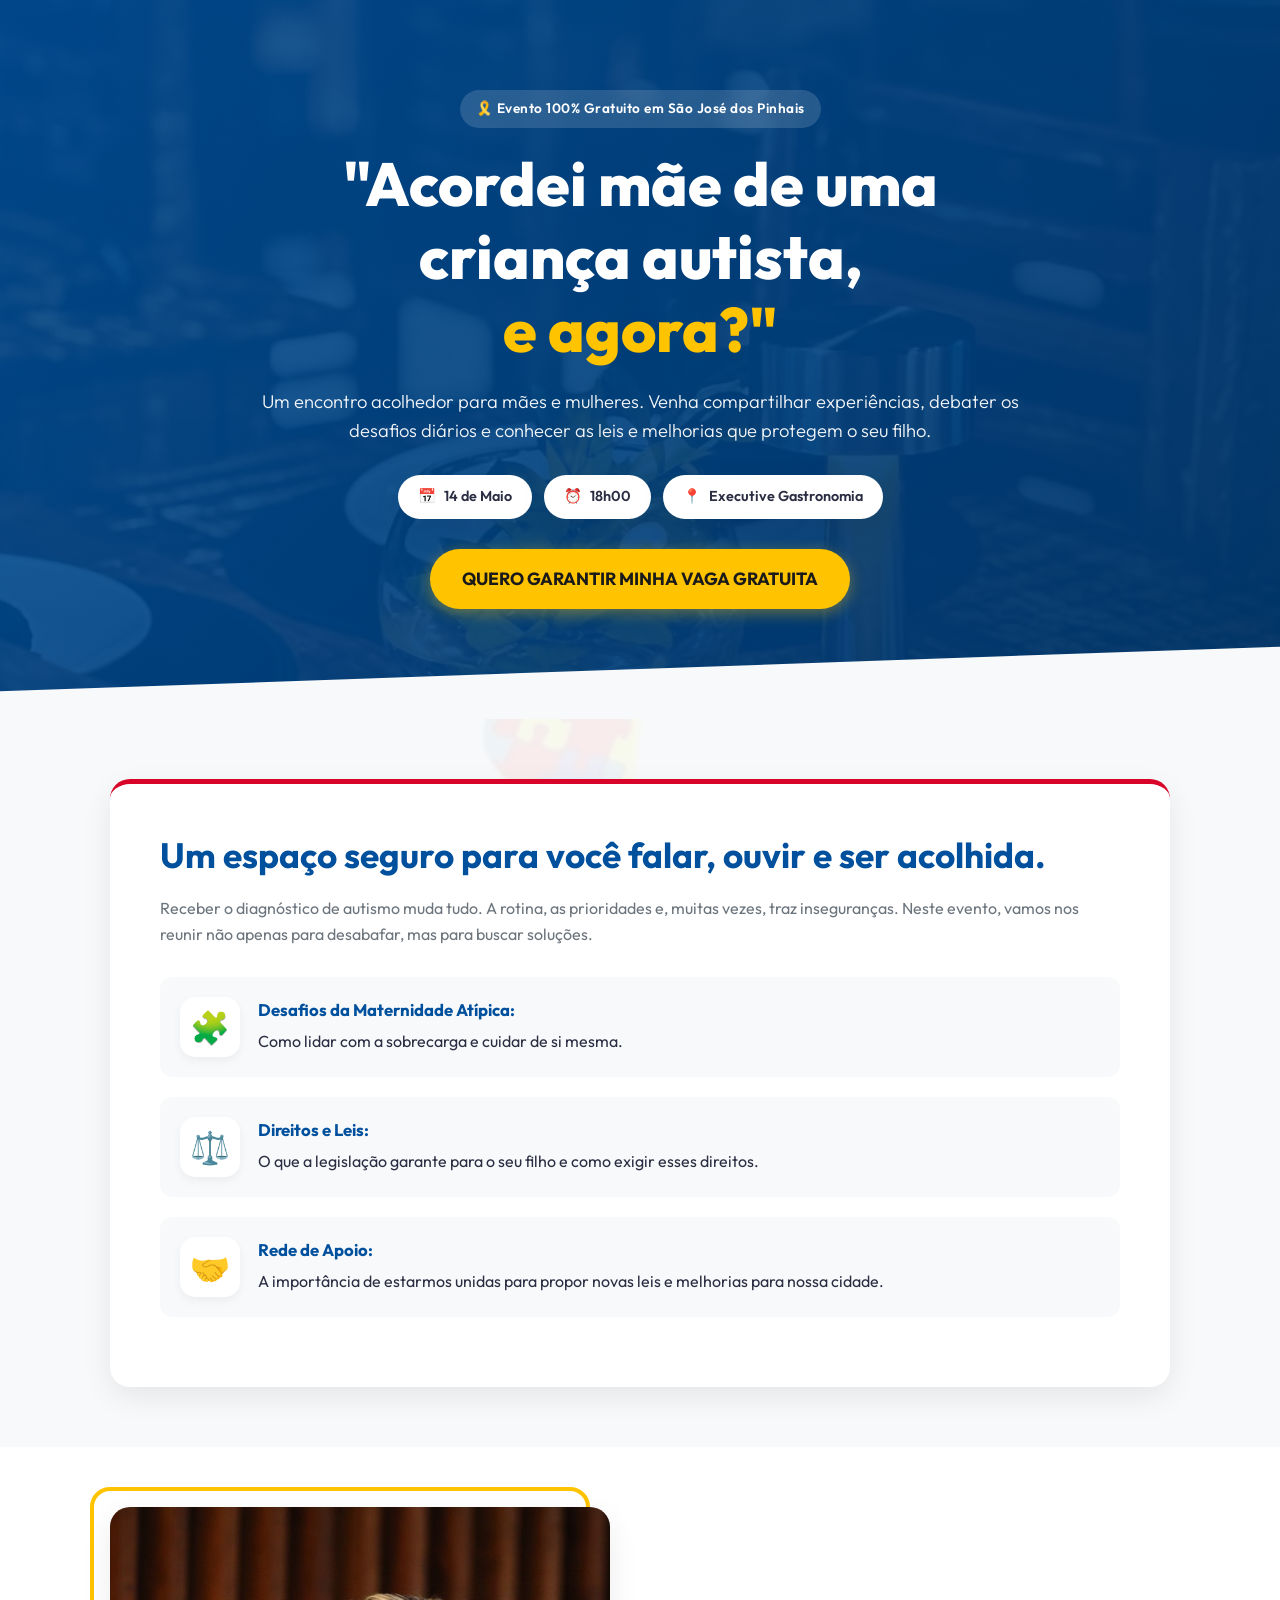
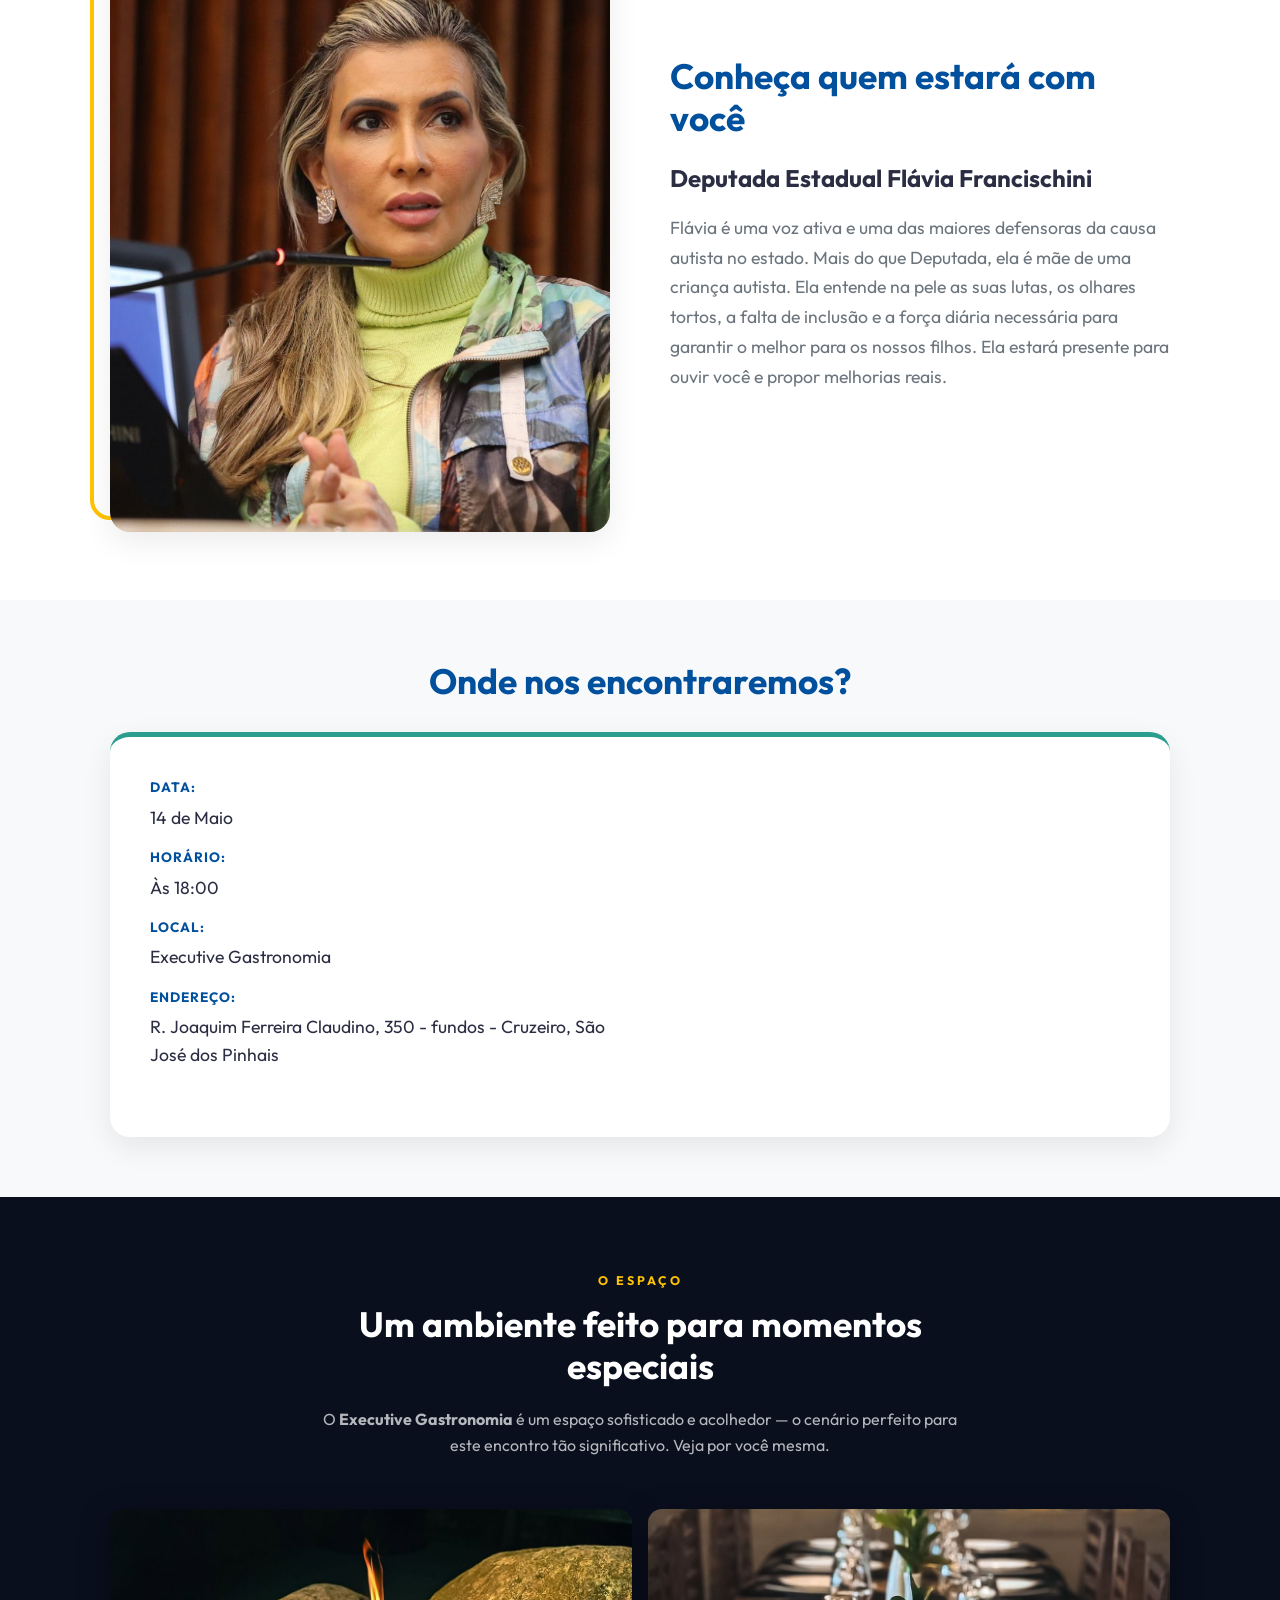
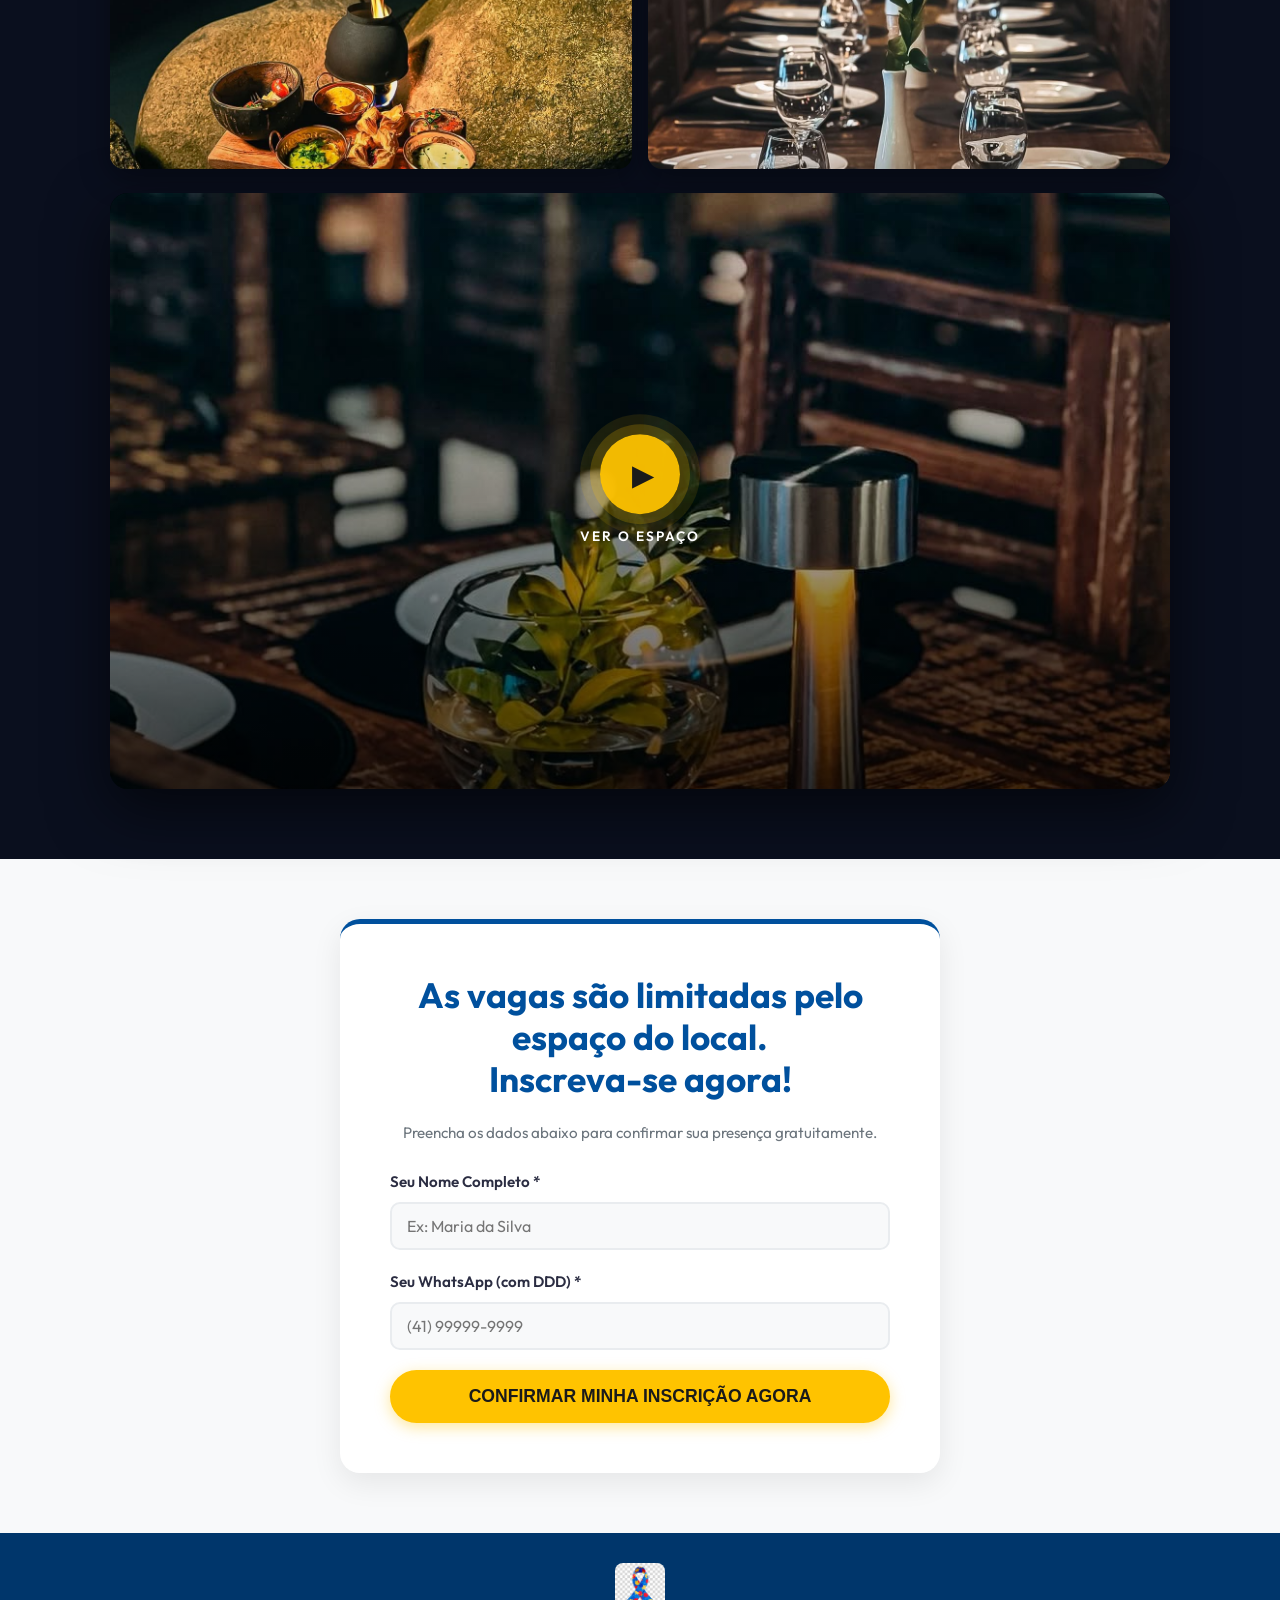
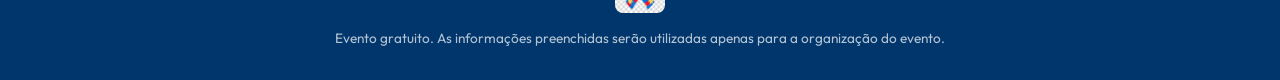
<file: index.html>
<!DOCTYPE html>
<html lang="pt-BR">
<head>
  <meta charset="UTF-8">
  <meta name="viewport" content="width=device-width, initial-scale=1.0">
  <title>Evento: Mães de Crianças Autistas | Deputada Flávia Francischini</title>
  <meta name="description" content="Um encontro acolhedor para mães e mulheres. Venha compartilhar experiências e conhecer as leis que protegem o seu filho.">
  <link rel="preconnect" href="https://fonts.googleapis.com">
  <link rel="preconnect" href="https://fonts.gstatic.com" crossorigin>
  <link href="https://fonts.googleapis.com/css2?family=Outfit:wght@300;400;600;700;800&display=swap" rel="stylesheet">
  <link rel="stylesheet" href="style.css">
</head>
<body>
  
  <div class="puzzle-bg"></div>

  <!-- Dobra 1: Hero Section -->
  <header class="hero">
    <div class="container">
      <div class="hero-content">
        <span class="pre-title">🎗️ Evento 100% Gratuito em São José dos Pinhais</span>
        <h1 class="main-title">"Acordei mãe de uma criança autista,<br><span class="highlight">e agora?"</span></h1>
        <p class="subtitle">Um encontro acolhedor para mães e mulheres. Venha compartilhar experiências, debater os desafios diários e conhecer as leis e melhorias que protegem o seu filho.</p>
        
        <div class="info-badges">
          <div class="badge">
            <span class="icon">📅</span> 14 de Maio
          </div>
          <div class="badge">
            <span class="icon">⏰</span> 18h00
          </div>
          <div class="badge">
            <span class="icon">📍</span> Executive Gastronomia
          </div>
        </div>

        <a href="#inscricao" class="cta-button primary">QUERO GARANTIR MINHA VAGA GRATUITA</a>
      </div>
    </div>
  </header>

  <!-- Dobra 2: Sobre o Evento -->
  <section class="about">
    <div class="container">
      <div class="about-card">
        <h2 class="section-title">Um espaço seguro para você falar, ouvir e ser acolhida.</h2>
        <p class="section-text">Receber o diagnóstico de autismo muda tudo. A rotina, as prioridades e, muitas vezes, traz inseguranças. Neste evento, vamos nos reunir não apenas para desabafar, mas para buscar soluções.</p>
        
        <ul class="benefits-list">
          <li>
            <div class="benefit-icon">🧩</div>
            <div class="benefit-content">
              <strong>Desafios da Maternidade Atípica:</strong> Como lidar com a sobrecarga e cuidar de si mesma.
            </div>
          </li>
          <li>
            <div class="benefit-icon">⚖️</div>
            <div class="benefit-content">
              <strong>Direitos e Leis:</strong> O que a legislação garante para o seu filho e como exigir esses direitos.
            </div>
          </li>
          <li>
            <div class="benefit-icon">🤝</div>
            <div class="benefit-content">
              <strong>Rede de Apoio:</strong> A importância de estarmos unidas para propor novas leis e melhorias para nossa cidade.
            </div>
          </li>
        </ul>
      </div>
    </div>
  </section>

  <!-- Dobra 3: A Palestrante -->
  <section class="speaker">
    <div class="container">
      <div class="speaker-content">
        <div class="speaker-image">
          <img src="Foto Flavia.jpeg" alt="Deputada Estadual Flávia Francischini">
          <div class="speaker-shape"></div>
        </div>
        <div class="speaker-info">
          <h2 class="section-title">Conheça quem estará com você</h2>
          <h3 class="speaker-name">Deputada Estadual Flávia Francischini</h3>
          <p class="speaker-bio">
            Flávia é uma voz ativa e uma das maiores defensoras da causa autista no estado. Mais do que Deputada, ela é mãe de uma criança autista. Ela entende na pele as suas lutas, os olhares tortos, a falta de inclusão e a força diária necessária para garantir o melhor para os nossos filhos. Ela estará presente para ouvir você e propor melhorias reais.
          </p>
        </div>
      </div>
    </div>
  </section>

  <!-- Dobra 4: Local e Horário -->
  <section class="location">
    <div class="container">
      <h2 class="section-title text-center">Onde nos encontraremos?</h2>
      
      <div class="location-wrapper">
        <div class="location-card">
          <div class="location-item">
            <strong>Data:</strong> 14 de Maio
          </div>
          <div class="location-item">
            <strong>Horário:</strong> Às 18:00
          </div>
          <div class="location-item">
            <strong>Local:</strong> Executive Gastronomia
          </div>
          <div class="location-item">
            <strong>Endereço:</strong> R. Joaquim Ferreira Claudino, 350 - fundos - Cruzeiro, São José dos Pinhais
          </div>
        </div>
        
        <div class="location-map">
          <iframe src="https://www.google.com/maps/embed?pb=!1m18!1m12!1m3!1d3599.987625126156!2d-49.1994199!3d-25.5387431!2m3!1f0!2f0!3f0!3m2!1i1024!2i768!4f13.1!3m3!1m2!1s0x94dcf70d061cc4eb%3A0xcda60e86aed72fdb!2sExecutive%20Gastronomia!5e0!3m2!1spt-BR!2sbr!4v1715200000000!5m2!1spt-BR!2sbr" width="100%" height="100%" style="border:0; border-radius: 12px;" allowfullscreen="" loading="lazy" referrerpolicy="no-referrer-when-downgrade"></iframe>
        </div>
      </div>
    </div>
  </section>

  <!-- Dobra 4.5: O Local (Venue) -->
  <section class="venue-showcase">
    <div class="container">
      <div class="venue-text">
        <span class="venue-label">O Espaço</span>
        <h2 class="section-title">Um ambiente feito para momentos especiais</h2>
        <p class="section-text">O <strong>Executive Gastronomia</strong> é um espaço sofisticado e acolhedor — o cenário perfeito para este encontro tão significativo. Veja por você mesma.</p>
      </div>

      <!-- Galeria + Vídeo em layout elegante -->
      <div class="venue-grid">
        <div class="venue-grid-photos">
          <div class="gallery-item">
            <img src="SaveClip.App_660748931_18578079184006123_8283932768306228193_n.jpg" alt="Executive Gastronomia - Ambiente">
          </div>
          <div class="gallery-item">
            <img src="SaveClip.App_669979336_18579419203006123_3706823130913971242_n.jpg" alt="Executive Gastronomia - Interior">
          </div>
        </div>

        <!-- Vídeo Cinematográfico -->
        <div class="venue-video-wrapper" id="videoWrapper">
          <div class="video-poster" id="videoPoster">
            <img src="imagem restaurante.jpg" alt="Executive Gastronomia">
            <div class="video-overlay"></div>
            <div class="video-play-btn" id="playBtn" aria-label="Assistir vídeo do Executive Gastronomia">
              <div class="play-icon">&#9654;</div>
              <span class="play-label">Ver o espaço</span>
            </div>
          </div>
          <video id="venueVideo" preload="none" loop playsinline>
            <source src="video executive Gastronomia.mp4" type="video/mp4">
          </video>
        </div>
      </div>
    </div>
  </section>


  <!-- Dobra 5: O Formulário -->
  <section id="inscricao" class="form-section">
    <div class="container">
      <div class="form-wrapper">
        <h2 class="section-title text-center">As vagas são limitadas pelo espaço do local.<br>Inscreva-se agora!</h2>
        <p class="form-subtitle text-center">Preencha os dados abaixo para confirmar sua presença gratuitamente.</p>
        
        <form id="registration-form" class="registration-form">
          <div class="form-group">
            <label for="name">Seu Nome Completo *</label>
            <input type="text" id="name" name="name" required placeholder="Ex: Maria da Silva">
          </div>
          
          <div class="form-group">
            <label for="whatsapp">Seu WhatsApp (com DDD) *</label>
            <input type="tel" id="whatsapp" name="whatsapp" required placeholder="(41) 99999-9999">
          </div>
          
          <button type="submit" class="cta-button primary full-width">CONFIRMAR MINHA INSCRIÇÃO AGORA</button>
        </form>
      </div>
    </div>
  </section>

  <!-- Rodapé -->
  <footer class="site-footer">
    <div class="container">
      <div class="footer-content">
        <img src="logo aUTMSO.jpg" alt="Logo Autismo - Deputada Flávia Francischini" class="footer-logo">
        <p class="footer-text">Evento gratuito. As informações preenchidas serão utilizadas apenas para a organização do evento.</p>
      </div>
    </div>
  </footer>

  <script src="script.js"></script>
</body>
</html>
</file>
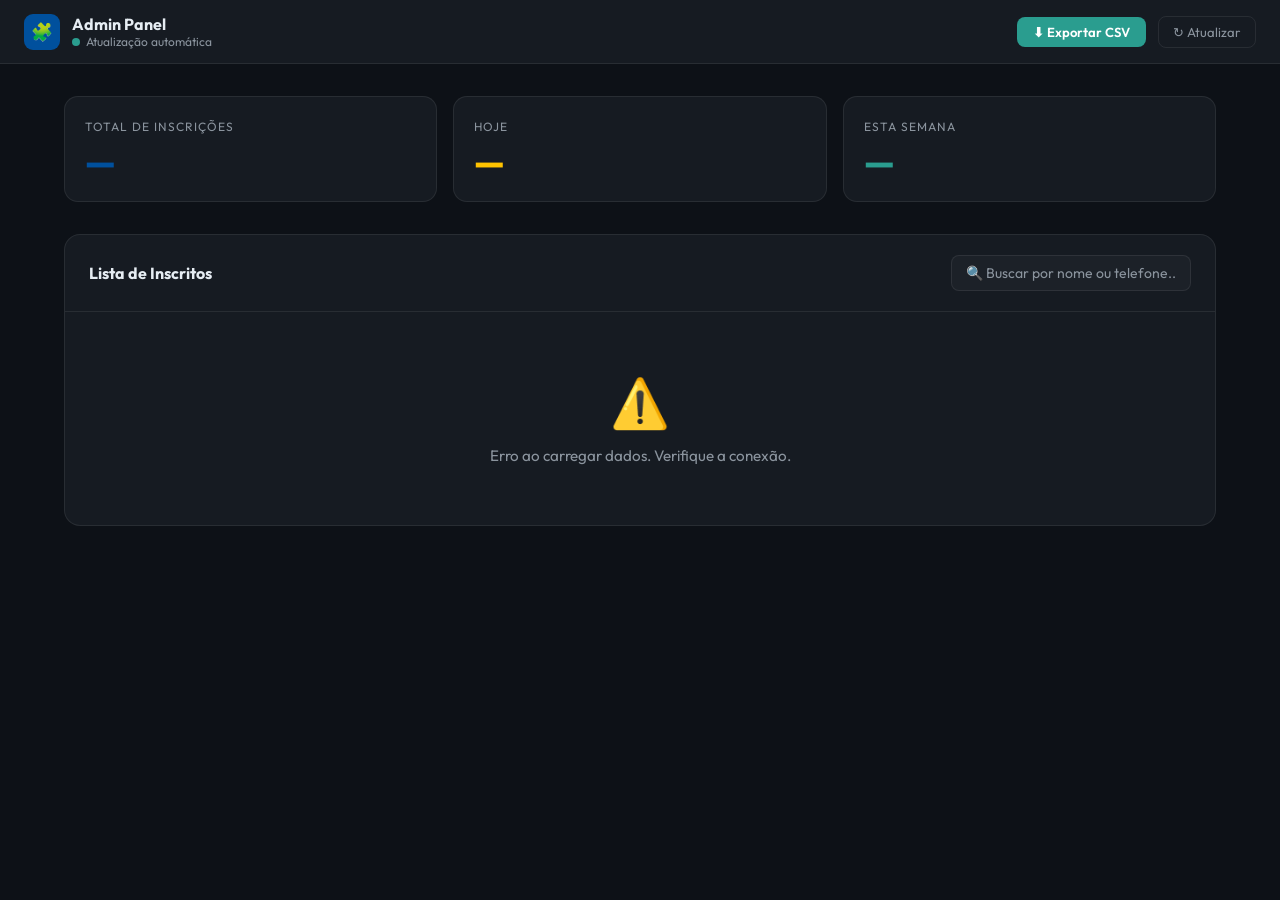
<file: admin/index.html>
<!DOCTYPE html>
<html lang="pt-BR">
<head>
  <meta charset="UTF-8">
  <meta name="viewport" content="width=device-width, initial-scale=1.0">
  <title>Admin — Inscrições | Evento Autismo</title>
  <link rel="preconnect" href="https://fonts.googleapis.com">
  <link rel="preconnect" href="https://fonts.gstatic.com" crossorigin>
  <link href="https://fonts.googleapis.com/css2?family=Outfit:wght@300;400;600;700;800&display=swap" rel="stylesheet">
  <style>
    :root {
      --blue: #00509d;
      --yellow: #ffc300;
      --green: #2a9d8f;
      --red: #d90429;
      --bg: #0d1117;
      --surface: #161b22;
      --surface2: #1c2128;
      --border: rgba(255,255,255,0.08);
      --text: #e6edf3;
      --muted: #8b949e;
      --font: 'Outfit', sans-serif;
    }

    * { margin: 0; padding: 0; box-sizing: border-box; }

    body {
      font-family: var(--font);
      background: var(--bg);
      color: var(--text);
      min-height: 100vh;
    }

    /* ─── Dashboard ─── */
    #dashboard {
      display: block;
      min-height: 100vh;
    }

    .topbar {
      background: var(--surface);
      border-bottom: 1px solid var(--border);
      padding: 0 24px;
      height: 64px;
      display: flex;
      align-items: center;
      justify-content: space-between;
      position: sticky;
      top: 0;
      z-index: 50;
    }

    .topbar-brand {
      display: flex;
      align-items: center;
      gap: 12px;
    }

    .topbar-logo {
      width: 36px;
      height: 36px;
      background: var(--blue);
      border-radius: 9px;
      display: flex;
      align-items: center;
      justify-content: center;
      font-size: 1.1rem;
    }

    .topbar-title {
      font-size: 1rem;
      font-weight: 700;
    }

    .topbar-sub {
      font-size: 0.75rem;
      color: var(--muted);
    }

    .topbar-actions {
      display: flex;
      align-items: center;
      gap: 12px;
    }

    .btn-outline {
      background: transparent;
      border: 1px solid var(--border);
      color: var(--muted);
      border-radius: 8px;
      padding: 7px 14px;
      font-size: 0.82rem;
      font-family: var(--font);
      cursor: pointer;
      transition: all 0.2s;
    }

    .btn-outline:hover {
      border-color: rgba(255,255,255,0.2);
      color: var(--text);
    }

    .btn-export {
      background: var(--green);
      border: none;
      color: white;
      border-radius: 8px;
      padding: 7px 16px;
      font-size: 0.82rem;
      font-weight: 600;
      font-family: var(--font);
      cursor: pointer;
      transition: background 0.2s;
    }

    .btn-export:hover { background: #239b8e; }

    .main-content {
      padding: 32px 24px;
      max-width: 1200px;
      margin: 0 auto;
    }

    /* Stats */
    .stats-row {
      display: grid;
      grid-template-columns: repeat(auto-fit, minmax(180px, 1fr));
      gap: 16px;
      margin-bottom: 32px;
    }

    .stat-card {
      background: var(--surface);
      border: 1px solid var(--border);
      border-radius: 14px;
      padding: 22px 20px;
    }

    .stat-label {
      font-size: 0.75rem;
      color: var(--muted);
      text-transform: uppercase;
      letter-spacing: 1px;
      margin-bottom: 10px;
    }

    .stat-value {
      font-size: 2.2rem;
      font-weight: 800;
      line-height: 1;
    }

    .stat-value.blue { color: var(--blue); }
    .stat-value.yellow { color: var(--yellow); }
    .stat-value.green { color: var(--green); }

    /* Table Section */
    .table-section {
      background: var(--surface);
      border: 1px solid var(--border);
      border-radius: 16px;
      overflow: hidden;
    }

    .table-header {
      padding: 20px 24px;
      border-bottom: 1px solid var(--border);
      display: flex;
      align-items: center;
      justify-content: space-between;
      gap: 16px;
      flex-wrap: wrap;
    }

    .table-title {
      font-size: 1rem;
      font-weight: 700;
    }

    .search-input {
      background: var(--surface2);
      border: 1px solid var(--border);
      border-radius: 8px;
      padding: 8px 14px;
      font-size: 0.875rem;
      font-family: var(--font);
      color: var(--text);
      outline: none;
      width: 240px;
      transition: border-color 0.2s;
    }

    .search-input:focus {
      border-color: var(--blue);
    }

    .search-input::placeholder {
      color: var(--muted);
    }

    /* Table */
    .data-table {
      width: 100%;
      border-collapse: collapse;
    }

    .data-table th {
      padding: 12px 24px;
      text-align: left;
      font-size: 0.72rem;
      font-weight: 700;
      color: var(--muted);
      text-transform: uppercase;
      letter-spacing: 1.2px;
      border-bottom: 1px solid var(--border);
      white-space: nowrap;
    }

    .data-table td {
      padding: 15px 24px;
      font-size: 0.9rem;
      border-bottom: 1px solid var(--border);
      vertical-align: middle;
    }

    .data-table tr:last-child td {
      border-bottom: none;
    }

    .data-table tbody tr {
      transition: background 0.15s;
    }

    .data-table tbody tr:hover {
      background: rgba(255,255,255,0.03);
    }

    .td-num {
      color: var(--muted);
      font-size: 0.8rem;
      width: 50px;
    }

    .td-name {
      font-weight: 600;
    }

    .td-phone a {
      color: #4ade80;
      text-decoration: none;
      display: inline-flex;
      align-items: center;
      gap: 6px;
      font-size: 0.88rem;
    }

    .td-phone a:hover {
      text-decoration: underline;
    }

    .td-date {
      color: var(--muted);
      font-size: 0.82rem;
      white-space: nowrap;
    }

    /* Loading / Empty */
    .state-box {
      padding: 60px 24px;
      text-align: center;
      color: var(--muted);
    }

    .state-box .state-icon {
      font-size: 3rem;
      margin-bottom: 14px;
    }

    .state-box p {
      font-size: 0.95rem;
    }

    .spinner {
      width: 36px;
      height: 36px;
      border: 3px solid var(--border);
      border-top-color: var(--blue);
      border-radius: 50%;
      animation: spin 0.8s linear infinite;
      margin: 0 auto 14px;
    }

    @keyframes spin { to { transform: rotate(360deg); } }

    /* Refresh badge */
    .refresh-dot {
      width: 8px;
      height: 8px;
      background: var(--green);
      border-radius: 50%;
      display: inline-block;
      margin-right: 6px;
      animation: pulse-dot 2s infinite;
    }

    @keyframes pulse-dot {
      0%, 100% { opacity: 1; }
      50% { opacity: 0.3; }
    }

    /* Mobile */
    @media (max-width: 600px) {
      .topbar { padding: 0 16px; }
      .main-content { padding: 20px 16px; }
      .data-table th, .data-table td { padding: 12px 16px; }
      .search-input { width: 100%; }
      .table-header { gap: 12px; }
      .topbar-sub { display: none; }
      .btn-export span { display: none; }
    }
  </style>
</head>
<body>

  <!-- ─── Dashboard ─── -->
  <div id="dashboard">
    <nav class="topbar">
      <div class="topbar-brand">
        <div class="topbar-logo">🧩</div>
        <div>
          <div class="topbar-title">Admin Panel</div>
          <div class="topbar-sub"><span class="refresh-dot"></span>Atualização automática</div>
        </div>
      </div>
      <div class="topbar-actions">
        <button class="btn-export" id="btn-export">⬇ <span>Exportar CSV</span></button>
        <button class="btn-outline" id="btn-refresh">↻ Atualizar</button>
      </div>
    </nav>

    <div class="main-content">
      <!-- Stats -->
      <div class="stats-row">
        <div class="stat-card">
          <div class="stat-label">Total de Inscrições</div>
          <div class="stat-value blue" id="stat-total">—</div>
        </div>
        <div class="stat-card">
          <div class="stat-label">Hoje</div>
          <div class="stat-value yellow" id="stat-today">—</div>
        </div>
        <div class="stat-card">
          <div class="stat-label">Esta Semana</div>
          <div class="stat-value green" id="stat-week">—</div>
        </div>
      </div>

      <!-- Table -->
      <div class="table-section">
        <div class="table-header">
          <div class="table-title">Lista de Inscritos</div>
          <input type="text" class="search-input" id="search" placeholder="🔍 Buscar por nome ou telefone...">
        </div>

        <div id="table-area">
          <div class="state-box">
            <div class="spinner"></div>
            <p>Carregando inscrições...</p>
          </div>
        </div>
      </div>
    </div>
  </div>

  <script>
    const SUPABASE_URL = 'https://uztncdwtaivqzcjlpecq.supabase.co';
    const SUPABASE_KEY = 'eyJhbGciOiJIUzI1NiIsInR5cCI6IkpXVCJ9.eyJpc3MiOiJzdXBhYmFzZSIsInJlZiI6InV6dG5jZHd0YWl2cXpjamxwZWNxIiwicm9sZSI6ImFub24iLCJpYXQiOjE3Njk2OTI2MzgsImV4cCI6MjA4NTI2ODYzOH0.pVuaVvvyj7nXI3UIPysYQVQWK_7iLa-zOEDNuGxTmvs';

    let allData = [];

    // ─── Init ───
    loadData();
    setInterval(loadData, 30000);

    // ─── Refresh ───
    document.getElementById('btn-refresh').addEventListener('click', loadData);

    // ─── Search ───
    document.getElementById('search').addEventListener('input', function () {
      renderTable(filterData(this.value));
    });

    // ─── Fetch data from Supabase ───
    async function loadData() {
      try {
        const res = await fetch(`${SUPABASE_URL}/rest/v1/inscricoes?select=*&order=created_at.desc`, {
          headers: {
            'apikey': SUPABASE_KEY,
            'Authorization': `Bearer ${SUPABASE_KEY}`
          }
        });
        if (!res.ok) throw new Error('Erro ao buscar dados');
        allData = await res.json();
        updateStats(allData);
        const searchVal = document.getElementById('search').value;
        renderTable(filterData(searchVal));
      } catch (err) {
        document.getElementById('table-area').innerHTML = `
          <div class="state-box">
            <div class="state-icon">⚠️</div>
            <p>Erro ao carregar dados. Verifique a conexão.</p>
          </div>`;
      }
    }

    // ─── Filter ───
    function filterData(query) {
      if (!query.trim()) return allData;
      const q = query.toLowerCase();
      return allData.filter(r =>
        r.nome.toLowerCase().includes(q) ||
        r.whatsapp.includes(q)
      );
    }

    // ─── Stats ───
    function updateStats(data) {
      const now = new Date();
      const startOfDay = new Date(now.getFullYear(), now.getMonth(), now.getDate());
      const startOfWeek = new Date(now);
      startOfWeek.setDate(now.getDate() - now.getDay());
      startOfWeek.setHours(0, 0, 0, 0);

      const today = data.filter(r => new Date(r.created_at) >= startOfDay).length;
      const week = data.filter(r => new Date(r.created_at) >= startOfWeek).length;

      document.getElementById('stat-total').textContent = data.length;
      document.getElementById('stat-today').textContent = today;
      document.getElementById('stat-week').textContent = week;
    }

    // ─── Render Table ───
    function renderTable(data) {
      if (!data.length) {
        document.getElementById('table-area').innerHTML = `
          <div class="state-box">
            <div class="state-icon">📋</div>
            <p>Nenhuma inscrição encontrada.</p>
          </div>`;
        return;
      }

      const rows = data.map((r, i) => {
        const phone = r.whatsapp.replace(/\D/g, '');
        const date = new Date(r.created_at);
        const formatted = date.toLocaleString('pt-BR', {
          day: '2-digit', month: '2-digit', year: 'numeric',
          hour: '2-digit', minute: '2-digit'
        });
        return `
          <tr>
            <td class="td-num">${i + 1}</td>
            <td class="td-name">${escHtml(r.nome)}</td>
            <td class="td-phone">
              <a href="https://wa.me/55${phone}" target="_blank" rel="noopener">
                📱 ${escHtml(r.whatsapp)}
              </a>
            </td>
            <td class="td-date">${formatted}</td>
          </tr>`;
      }).join('');

      document.getElementById('table-area').innerHTML = `
        <div style="overflow-x:auto">
          <table class="data-table">
            <thead>
              <tr>
                <th>#</th>
                <th>Nome</th>
                <th>WhatsApp</th>
                <th>Data de Inscrição</th>
              </tr>
            </thead>
            <tbody>${rows}</tbody>
          </table>
        </div>`;
    }

    // ─── Export CSV ───
    document.getElementById('btn-export').addEventListener('click', () => {
      if (!allData.length) return alert('Sem dados para exportar.');
      const header = 'Nome,WhatsApp,Data de Inscrição\n';
      const rows = allData.map(r => {
        const date = new Date(r.created_at).toLocaleString('pt-BR');
        return `"${r.nome}","${r.whatsapp}","${date}"`;
      }).join('\n');
      const blob = new Blob(['\uFEFF' + header + rows], { type: 'text/csv;charset=utf-8;' });
      const url = URL.createObjectURL(blob);
      const a = document.createElement('a');
      a.href = url;
      a.download = `inscricoes_evento_${new Date().toISOString().slice(0,10)}.csv`;
      a.click();
      URL.revokeObjectURL(url);
    });

    function escHtml(str) {
      return str.replace(/&/g,'&amp;').replace(/</g,'&lt;').replace(/>/g,'&gt;').replace(/"/g,'&quot;');
    }
  </script>
</body>
</html>
</file>
<file: style.css>
:root {
  --color-blue: #00509d;
  --color-yellow: #ffc300;
  --color-red: #d90429;
  --color-green: #2a9d8f;
  --color-bg: #f8f9fa;
  --color-bg-alt: #ffffff;
  --color-text: #2b2d42;
  --color-text-light: #6c757d;
  --font-main: 'Outfit', sans-serif;
  --transition: all 0.3s ease;
  --shadow: 0 10px 30px rgba(0, 0, 0, 0.08);
}

* {
  margin: 0;
  padding: 0;
  box-sizing: border-box;
}

html {
  scroll-behavior: smooth;
}

body {
  font-family: var(--font-main);
  background-color: var(--color-bg);
  color: var(--color-text);
  line-height: 1.6;
  overflow-x: hidden;
  position: relative;
}

/* Background com elementos sutis de quebra-cabeça */
.puzzle-bg {
  position: fixed;
  top: 0;
  left: 0;
  width: 100vw;
  height: 100vh;
  background-image: url('simbolos-do-autismo-7_xl.jpeg');
  background-size: cover;
  background-position: center;
  opacity: 0.05;
  z-index: -1;
  pointer-events: none;
}

.container {
  width: 100%;
  max-width: 1100px;
  margin: 0 auto;
  padding: 0 20px;
}

.text-center {
  text-align: center;
}

/* Typography - Mobile First Defaults */
.section-title {
  font-size: 1.8rem;
  font-weight: 700;
  color: var(--color-blue);
  margin-bottom: 20px;
  line-height: 1.2;
}

/* Buttons */
.cta-button {
  display: inline-block;
  padding: 16px 32px;
  font-size: 1.1rem;
  font-weight: 700;
  text-decoration: none;
  border-radius: 50px;
  text-align: center;
  transition: var(--transition);
  cursor: pointer;
  border: none;
  box-shadow: 0 4px 15px rgba(255, 195, 0, 0.4);
}

.cta-button.primary {
  background-color: var(--color-yellow);
  color: #1a1a1a;
}

.cta-button.primary:hover {
  background-color: #ffda47;
  transform: translateY(-3px);
  box-shadow: 0 8px 25px rgba(255, 195, 0, 0.5);
}

.full-width {
  width: 100%;
}

/* Hero Section */
.hero {
  /* Fundo da primeira dobra com imagem do local e overlay escuro/azul */
  background: linear-gradient(135deg, rgba(0, 80, 157, 0.85) 0%, rgba(0, 54, 107, 0.95) 100%), url('imagem restaurante.jpg');
  background-size: cover;
  background-position: center;
  color: white;
  padding: 60px 0 80px;
  position: relative;
  overflow: hidden;
  text-align: center;
}

.hero::after {
  content: '';
  position: absolute;
  bottom: -50px;
  left: 0;
  width: 100%;
  height: 100px;
  background: var(--color-bg);
  transform: skewY(-2deg);
}

.hero-content {
  position: relative;
  z-index: 2;
  max-width: 800px;
  margin: 0 auto;
}

.pre-title {
  display: inline-block;
  background: rgba(255, 255, 255, 0.15);
  padding: 8px 16px;
  border-radius: 30px;
  font-size: 0.85rem;
  font-weight: 600;
  margin-bottom: 20px;
  letter-spacing: 0.5px;
  backdrop-filter: blur(5px);
}

.main-title {
  font-size: 2.2rem;
  font-weight: 800;
  line-height: 1.2;
  margin-bottom: 20px;
}

.main-title .highlight {
  color: var(--color-yellow);
}

.subtitle {
  font-size: 1.05rem;
  font-weight: 300;
  margin-bottom: 30px;
  opacity: 0.95;
}

.info-badges {
  display: flex;
  justify-content: center;
  flex-direction: column;
  gap: 10px;
  margin-bottom: 30px;
}

.badge {
  background: white;
  color: var(--color-text);
  padding: 10px 20px;
  border-radius: 50px;
  font-weight: 600;
  font-size: 0.9rem;
  display: flex;
  align-items: center;
  justify-content: center;
  gap: 8px;
  box-shadow: var(--shadow);
}

.badge:nth-child(1) .icon { color: var(--color-blue); }
.badge:nth-child(2) .icon { color: var(--color-red); }
.badge:nth-child(3) .icon { color: var(--color-green); }

/* About Section */
.about {
  padding: 60px 0;
}

.about-card {
  background: var(--color-bg-alt);
  padding: 30px 20px;
  border-radius: 20px;
  box-shadow: var(--shadow);
  border-top: 5px solid var(--color-red);
}

.section-text {
  font-size: 1rem;
  color: var(--color-text-light);
  margin-bottom: 30px;
}

.benefits-list {
  list-style: none;
}

.benefits-list li {
  display: flex;
  flex-direction: column;
  align-items: flex-start;
  gap: 15px;
  margin-bottom: 20px;
  padding: 20px;
  background: var(--color-bg);
  border-radius: 12px;
  transition: var(--transition);
}

.benefit-icon {
  font-size: 1.8rem;
  background: white;
  width: 50px;
  height: 50px;
  display: flex;
  align-items: center;
  justify-content: center;
  border-radius: 15px;
  box-shadow: 0 4px 10px rgba(0,0,0,0.05);
  flex-shrink: 0;
}

.benefit-content strong {
  display: block;
  font-size: 1.05rem;
  color: var(--color-blue);
  margin-bottom: 5px;
}

/* Speaker Section */
.speaker {
  padding: 60px 0;
  background: var(--color-bg-alt);
}

.speaker-content {
  display: flex;
  flex-direction: column;
  align-items: center;
  gap: 40px;
}

.speaker-image {
  width: 100%;
  max-width: 400px;
  position: relative;
}

.speaker-image img {
  width: 100%;
  border-radius: 20px;
  box-shadow: var(--shadow);
  position: relative;
  z-index: 2;
  aspect-ratio: 4/5;
  object-fit: cover;
}

.speaker-shape {
  position: absolute;
  top: -15px;
  left: -15px;
  width: 100%;
  height: 100%;
  border: 4px solid var(--color-yellow);
  border-radius: 20px;
  z-index: 1;
}

.speaker-info {
  width: 100%;
  text-align: center;
}

.speaker-name {
  font-size: 1.3rem;
  color: var(--color-text);
  margin-bottom: 15px;
  font-weight: 700;
}

.speaker-bio {
  font-size: 1rem;
  color: var(--color-text-light);
  line-height: 1.7;
}

/* Location Section */
.location {
  padding: 60px 0;
}

.location-wrapper {
  display: flex;
  flex-direction: column;
  gap: 20px;
  margin-top: 30px;
  background: var(--color-bg-alt);
  border-radius: 20px;
  overflow: hidden;
  box-shadow: var(--shadow);
  border-top: 5px solid var(--color-green);
}

.location-card {
  padding: 30px 20px;
  display: flex;
  flex-direction: column;
  gap: 15px;
}

.location-item {
  font-size: 1rem;
  display: flex;
  flex-direction: column;
  gap: 5px;
}

.location-item strong {
  color: var(--color-blue);
  font-size: 0.85rem;
  text-transform: uppercase;
  letter-spacing: 1px;
}

.location-map {
  width: 100%;
  height: 250px;
}

/* Venue Showcase Section */
.venue-showcase {
  padding: 70px 0;
  background: #0a0f1e;
  color: white;
}

.venue-showcase .section-title {
  color: white;
}

.venue-showcase .section-text {
  color: rgba(255,255,255,0.7);
}

.venue-label {
  display: inline-block;
  font-size: 0.78rem;
  font-weight: 700;
  letter-spacing: 3px;
  text-transform: uppercase;
  color: var(--color-yellow);
  margin-bottom: 12px;
}

.venue-text {
  text-align: center;
  max-width: 640px;
  margin: 0 auto 50px;
}

/* Grid: fotos pequenas + video destaque */
.venue-grid {
  display: flex;
  flex-direction: column;
  gap: 20px;
}

.venue-grid-photos {
  display: flex;
  gap: 16px;
}

.gallery-item {
  flex: 1;
  border-radius: 14px;
  overflow: hidden;
  box-shadow: 0 8px 30px rgba(0,0,0,0.4);
}

.gallery-item img {
  width: 100%;
  height: 180px;
  object-fit: cover;
  display: block;
  transition: transform 0.5s ease;
}

.gallery-item:hover img {
  transform: scale(1.05);
}

/* Video Player Cinematográfico */
.venue-video-wrapper {
  position: relative;
  border-radius: 18px;
  overflow: hidden;
  box-shadow: 0 20px 60px rgba(0, 0, 0, 0.6);
  aspect-ratio: 16/9;
  background: #000;
  cursor: pointer;
}

.video-poster {
  position: absolute;
  inset: 0;
  z-index: 2;
  transition: opacity 0.5s ease;
}

.video-poster img {
  width: 100%;
  height: 100%;
  object-fit: cover;
  display: block;
}

.video-overlay {
  position: absolute;
  inset: 0;
  background: linear-gradient(to top, rgba(0,0,0,0.7) 0%, rgba(0,0,0,0.2) 60%, rgba(0,0,0,0) 100%);
}

.video-play-btn {
  position: absolute;
  top: 50%;
  left: 50%;
  transform: translate(-50%, -50%);
  display: flex;
  flex-direction: column;
  align-items: center;
  gap: 12px;
  transition: transform 0.3s ease;
}

.venue-video-wrapper:hover .video-play-btn {
  transform: translate(-50%, -50%) scale(1.07);
}

.play-icon {
  width: 72px;
  height: 72px;
  background: rgba(255, 195, 0, 0.95);
  border-radius: 50%;
  display: flex;
  align-items: center;
  justify-content: center;
  font-size: 1.6rem;
  color: #1a1a1a;
  padding-left: 5px;
  box-shadow: 0 0 0 10px rgba(255, 195, 0, 0.2), 0 0 0 20px rgba(255, 195, 0, 0.1);
  transition: box-shadow 0.3s ease;
}

.venue-video-wrapper:hover .play-icon {
  box-shadow: 0 0 0 14px rgba(255, 195, 0, 0.25), 0 0 0 28px rgba(255, 195, 0, 0.1);
}

.play-label {
  font-size: 0.85rem;
  font-weight: 600;
  letter-spacing: 2px;
  text-transform: uppercase;
  color: white;
}

/* Estado: vídeo rodando (poster some) */
.video-poster.is-hidden {
  opacity: 0;
  pointer-events: none;
}

#venueVideo {
  width: 100%;
  height: 100%;
  object-fit: cover;
  display: block;
}


/* Form Section */
.form-section {
  padding: 60px 0;
}

.form-wrapper {
  width: 100%;
  max-width: 600px;
  margin: 0 auto;
  background: white;
  padding: 30px 20px;
  border-radius: 20px;
  box-shadow: var(--shadow);
  border-top: 5px solid var(--color-blue);
}

.form-subtitle {
  color: var(--color-text-light);
  margin-bottom: 25px;
  font-size: 0.95rem;
}

.form-group {
  margin-bottom: 20px;
}

.form-group label {
  display: block;
  font-weight: 600;
  margin-bottom: 8px;
  color: var(--color-text);
  font-size: 0.95rem;
}

.form-group input {
  width: 100%;
  padding: 12px 15px;
  border: 2px solid #e9ecef;
  border-radius: 10px;
  font-size: 1rem;
  font-family: var(--font-main);
  transition: var(--transition);
  background: #f8f9fa;
}

.form-group input:focus {
  outline: none;
  border-color: var(--color-blue);
  background: white;
  box-shadow: 0 0 0 4px rgba(0, 80, 157, 0.1);
}

/* Footer */
.site-footer {
  background: #00366b;
  color: white;
  padding: 30px 20px;
  text-align: center;
}

.footer-content {
  display: flex;
  flex-direction: column;
  align-items: center;
  gap: 15px;
}

.footer-logo {
  height: 50px;
  object-fit: contain;
  border-radius: 8px;
}

.footer-text {
  font-size: 0.85rem;
  opacity: 0.7;
}

/* ==========================================================================
   Media Queries (Mobile First -> Tablet & Desktop)
   ========================================================================== */

/* ── Mobile: ajustes específicos para telas < 480px ── */
@media (max-width: 479px) {
  .main-title {
    font-size: 1.9rem;
  }

  .hero {
    padding: 50px 0 70px;
  }

  .pre-title {
    font-size: 0.78rem;
    padding: 6px 12px;
  }

  .cta-button {
    font-size: 1rem;
    padding: 15px 20px;
  }

  .info-badges {
    gap: 8px;
  }

  .badge {
    font-size: 0.82rem;
    padding: 9px 14px;
  }

  .about-card {
    padding: 22px 16px;
  }

  .benefit-icon {
    width: 44px;
    height: 44px;
    font-size: 1.4rem;
  }

  .speaker-shape {
    top: -10px;
    left: -10px;
  }

  .play-icon {
    width: 58px;
    height: 58px;
    font-size: 1.3rem;
  }

  .play-label {
    font-size: 0.75rem;
    letter-spacing: 1.5px;
  }

  .venue-grid-photos {
    flex-direction: column;
  }

  .gallery-item img {
    height: 200px;
  }

  .form-wrapper {
    padding: 24px 16px;
  }

  .section-title {
    font-size: 1.55rem;
  }
}

/* ── Tablet (min-width: 600px) ── */
@media (min-width: 600px) {
  .section-title {
    font-size: 2rem;
  }

  .main-title {
    font-size: 2.8rem;
  }

  .info-badges {
    flex-direction: row;
    justify-content: center;
    gap: 12px;
  }

  .badge {
    font-size: 0.9rem;
  }

  .benefits-list li {
    flex-direction: row;
    align-items: flex-start;
    gap: 18px;
  }

  .benefit-icon {
    font-size: 1.8rem;
    width: 54px;
    height: 54px;
  }

  .venue-grid-photos {
    flex-direction: row;
  }

  .gallery-item img {
    height: 200px;
  }
}

/* ── Tablet largo (min-width: 768px) ── */
@media (min-width: 768px) {
  .section-title {
    font-size: 2.2rem;
  }

  .main-title {
    font-size: 3.2rem;
  }

  .subtitle {
    font-size: 1.15rem;
  }

  .hero {
    padding: 90px 0 110px;
  }

  .about-card, .form-wrapper {
    padding: 50px;
  }

  .benefit-icon {
    font-size: 2rem;
    width: 60px;
    height: 60px;
  }

  .speaker-info {
    text-align: left;
  }

  .speaker-name {
    font-size: 1.5rem;
  }

  .speaker-bio {
    font-size: 1.1rem;
  }

  .location-map {
    height: 350px;
  }

  .gallery-item img {
    height: 220px;
  }

  .play-icon {
    width: 80px;
    height: 80px;
    font-size: 1.8rem;
  }
}

/* ── Desktop (min-width: 900px) ── */
@media (min-width: 900px) {
  .main-title {
    font-size: 3.8rem;
  }

  .speaker-content {
    flex-direction: row;
    gap: 60px;
    align-items: center;
  }

  .speaker-image {
    flex: 1;
    max-width: none;
  }

  .speaker-shape {
    top: -20px;
    left: -20px;
  }

  .speaker-info {
    flex: 1;
  }

  .location-wrapper {
    flex-direction: row;
    gap: 30px;
  }

  .location-card {
    flex: 1;
    padding: 40px;
  }

  .location-item {
    font-size: 1.1rem;
  }

  .location-map {
    flex: 1;
    min-height: 400px;
  }

  .venue-grid {
    gap: 24px;
  }

  .gallery-item img {
    height: 260px;
  }
}
</file>
